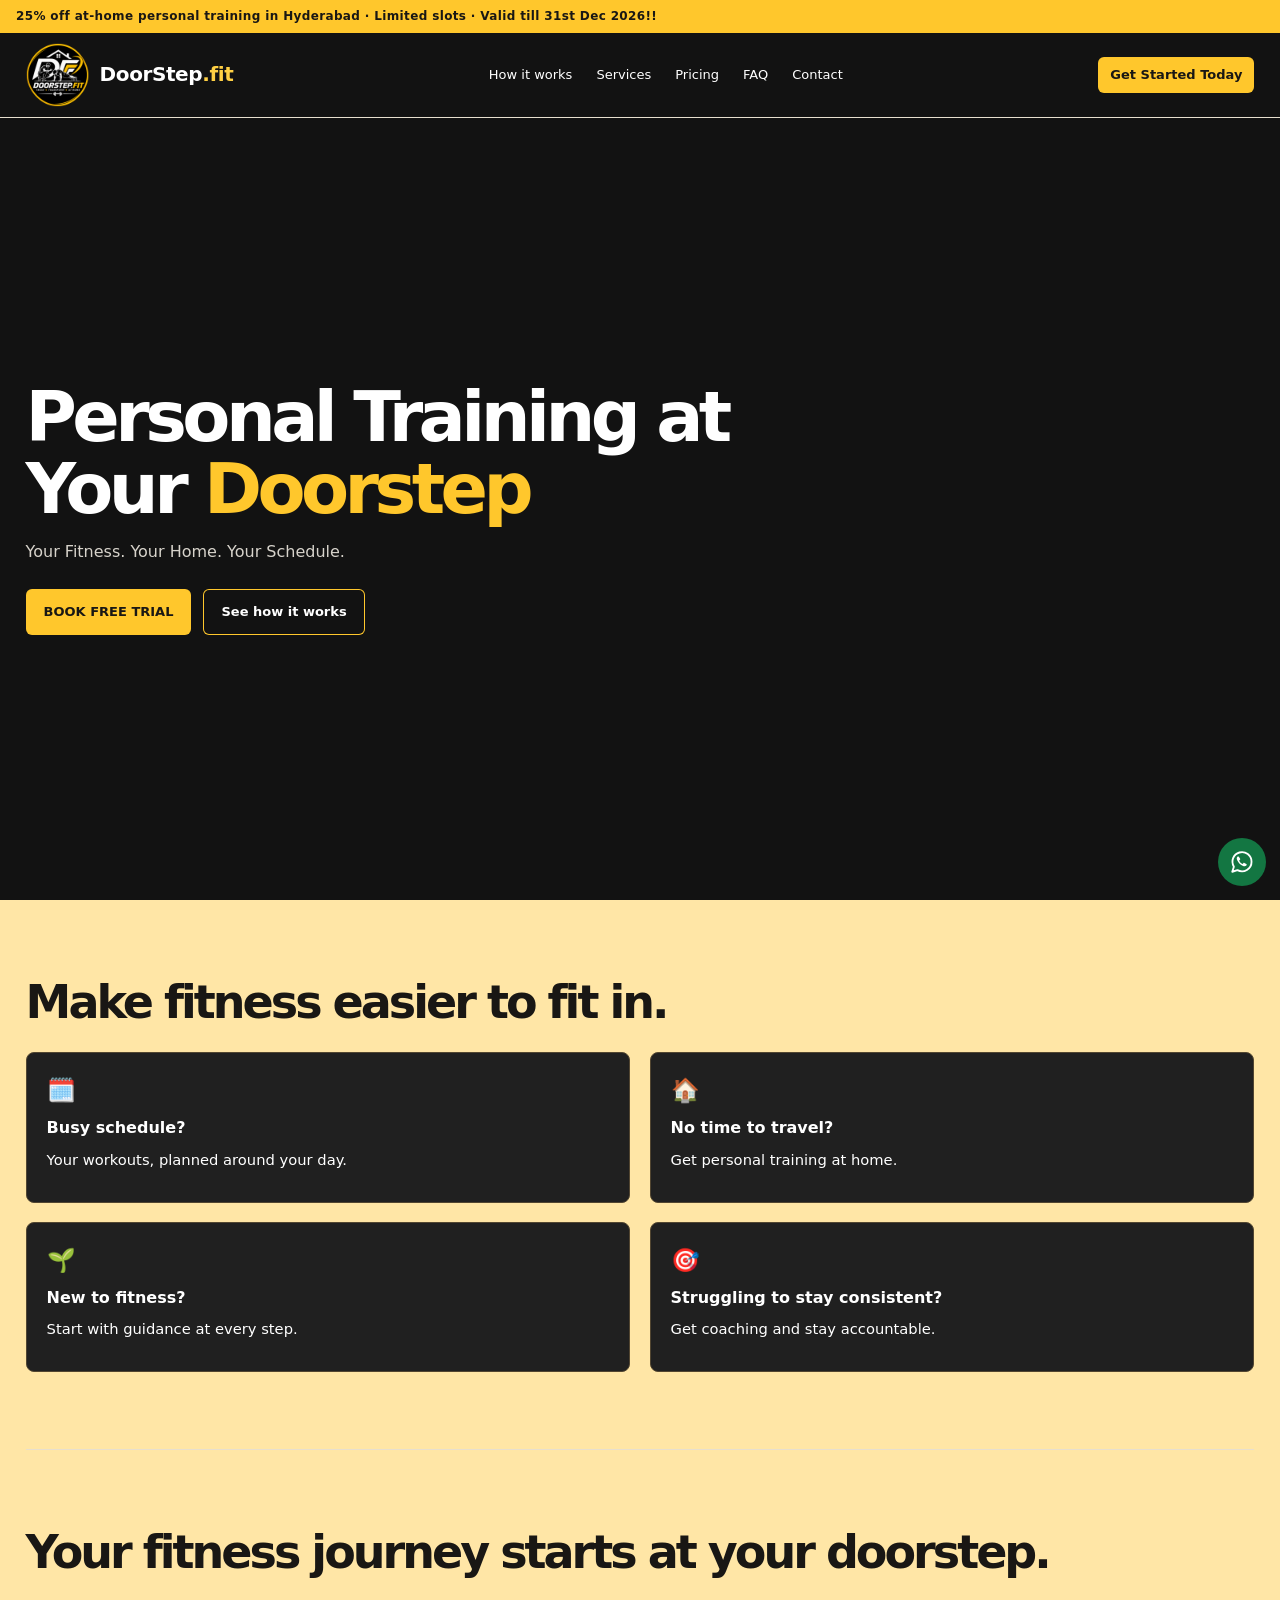
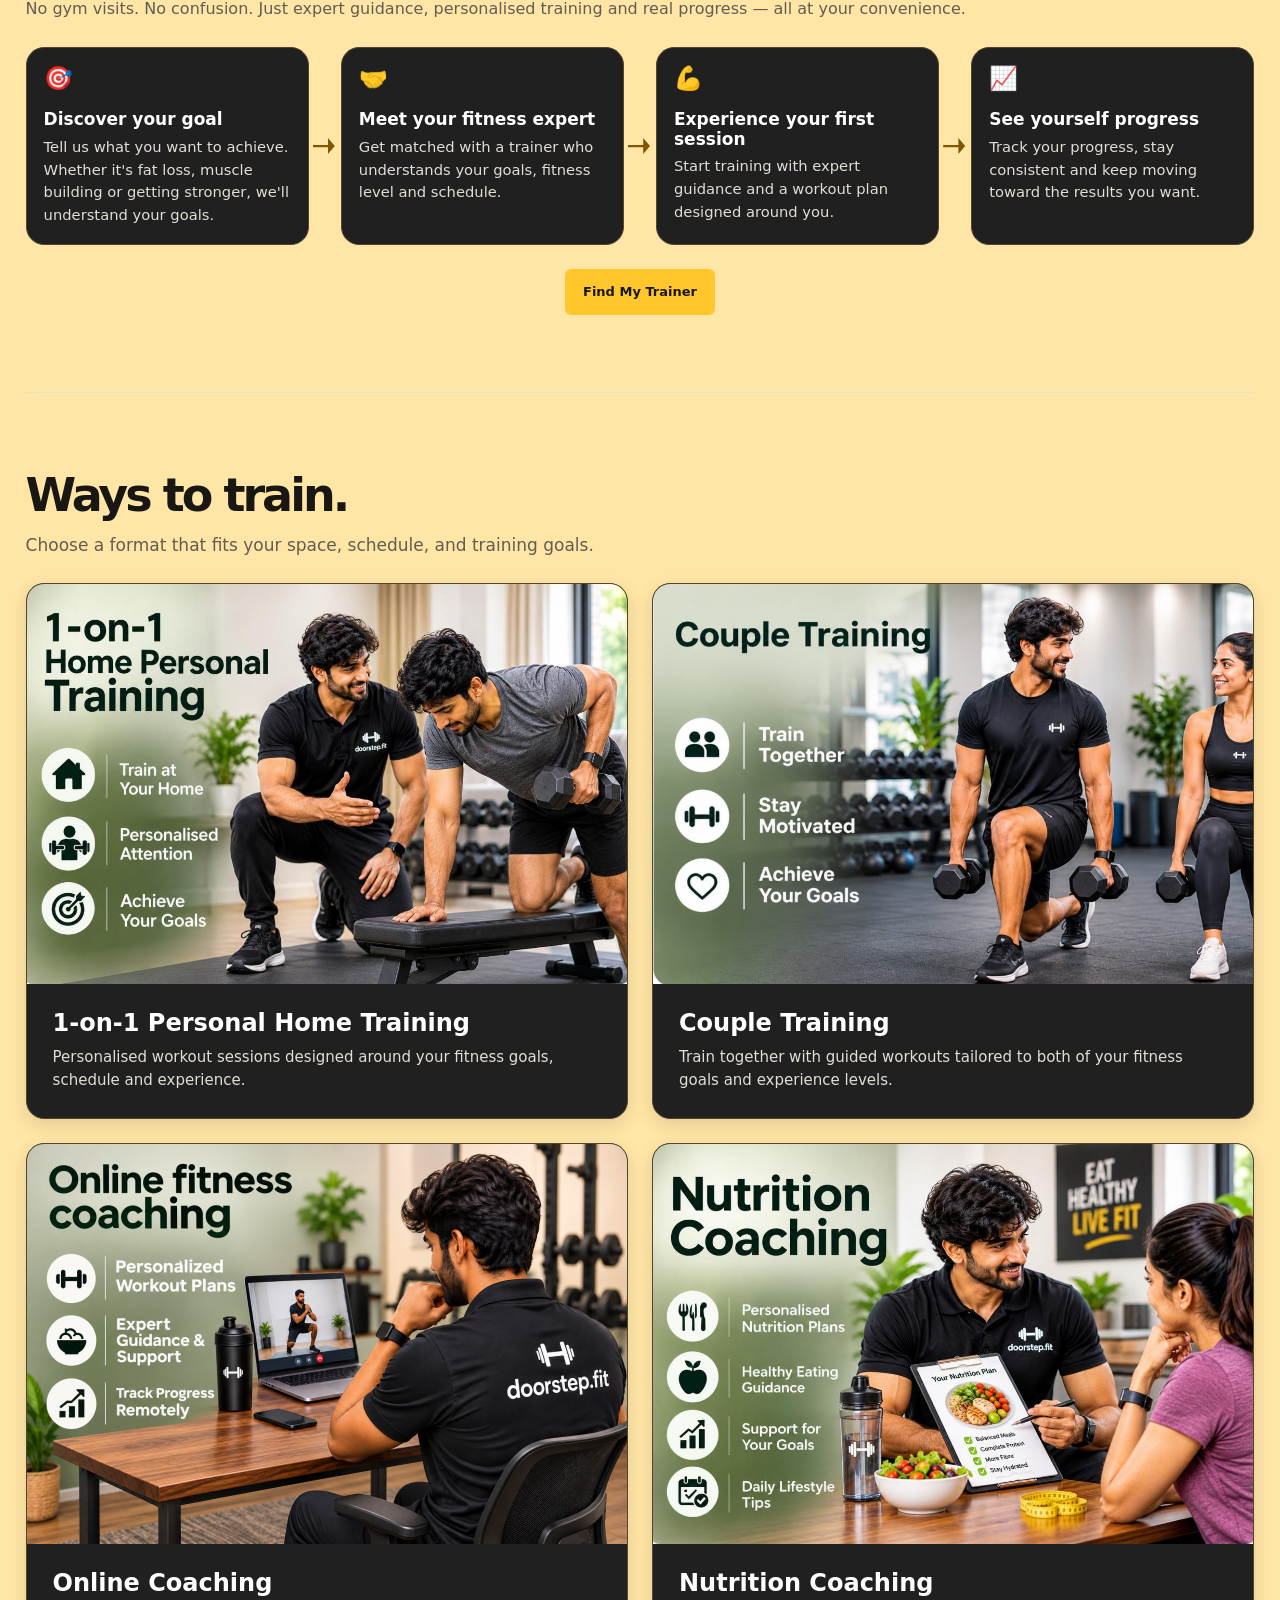
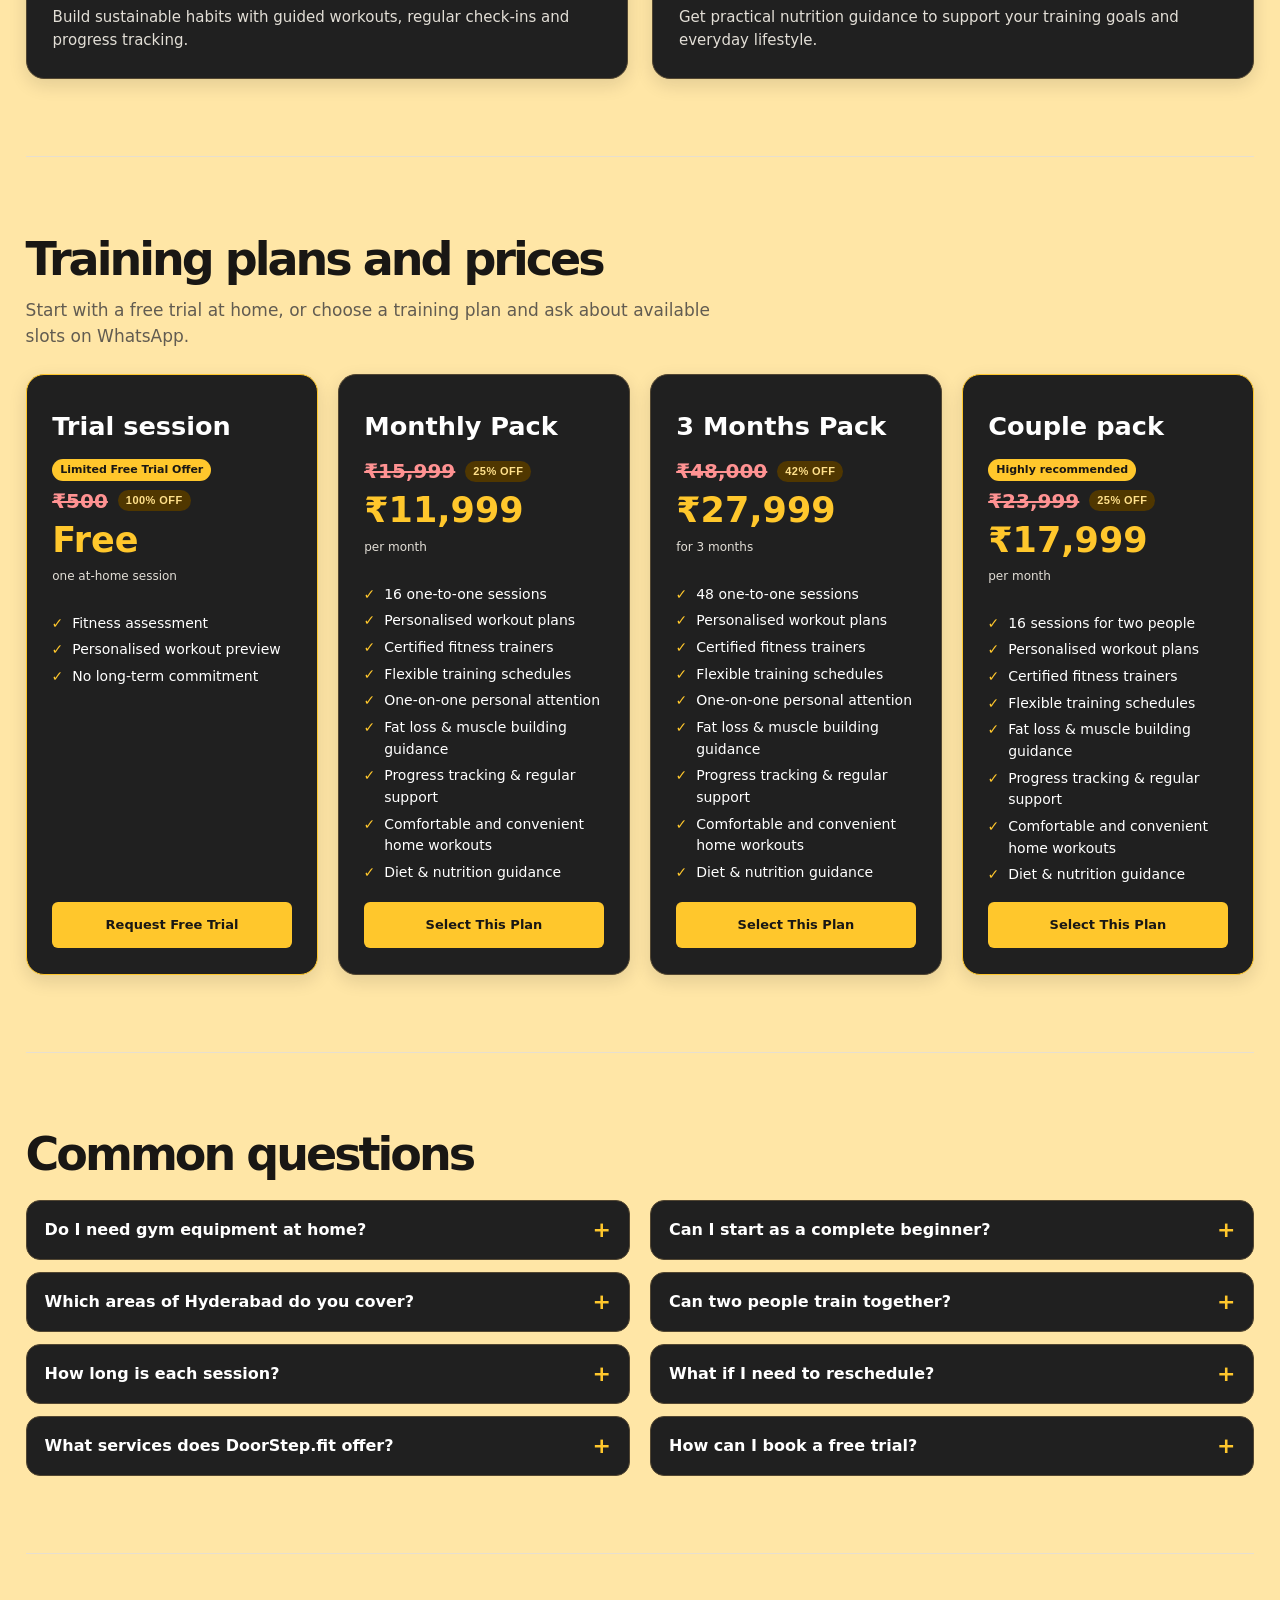
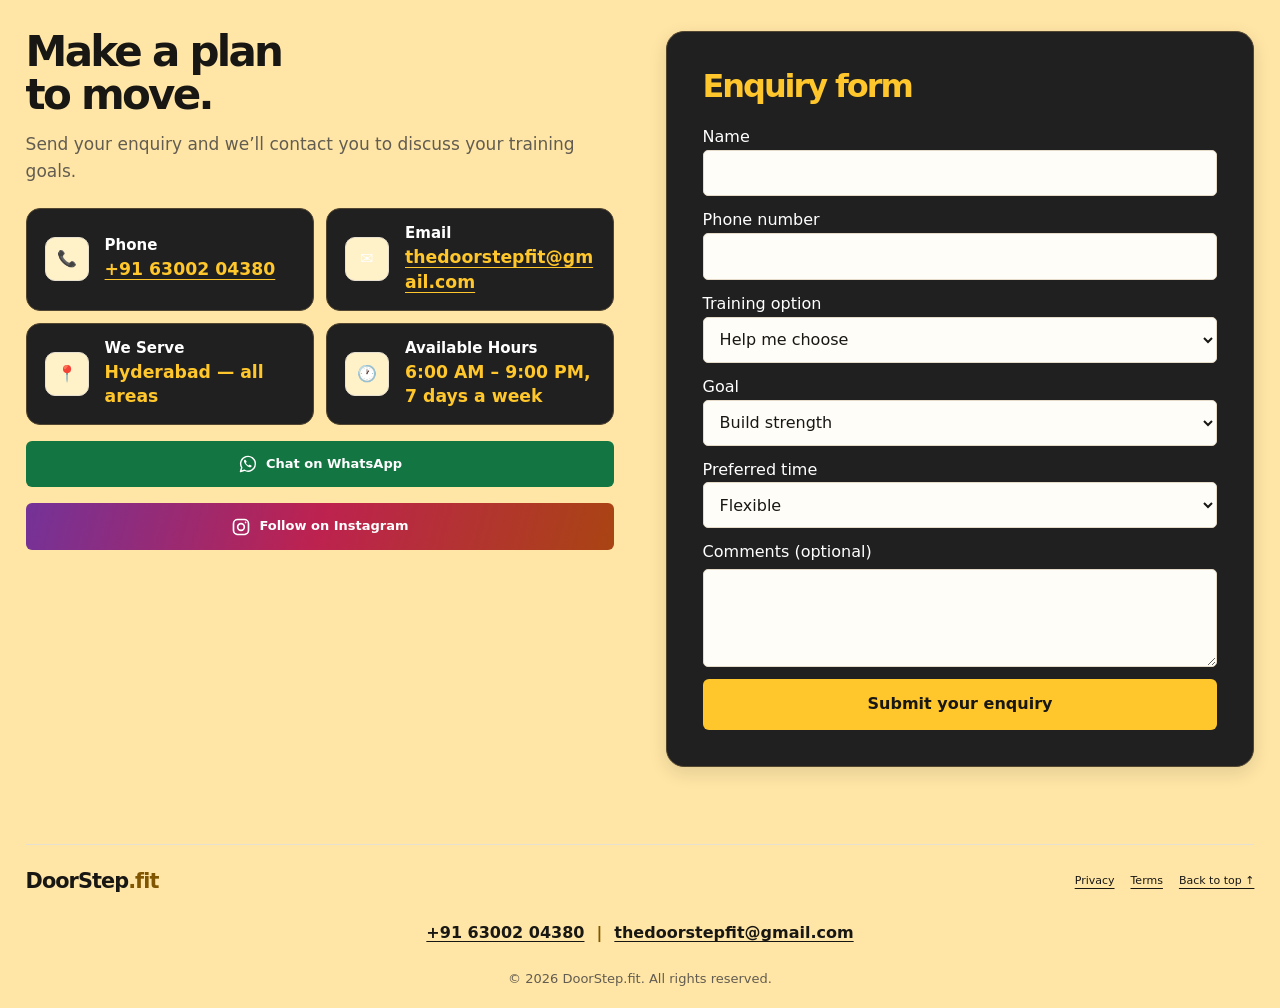
<file: index.html>
<!doctype html>
<html lang="en">
<head>
<meta charset="utf-8">
<meta name="viewport" content="width=device-width,initial-scale=1">
<meta name="description" content="Explore at-home personal training in Hyderabad, strength coaching, and live online workouts with TheDoorStep.fit.">
<title>Home Personal Training in Hyderabad | TheDoorStep.fit</title>
<link rel="stylesheet" href="style.css">
<script defer src="site.js?v=enquiry"></script>
<style>
:root{color-scheme:light;--bg:#ffe6a6;--panel:#fff;--line:#e7dfcf;--ink:#191714;--muted:#625c51;--accent:#805600}
.site-header{position:sticky;top:0;z-index:5;background:#121212;border-bottom:1px solid var(--line)}
.site-banner{padding:7px 16px;text-align:center;background:#ffc72c;color:#191714;font-size:.85rem;font-weight:750;letter-spacing:.03em}
.site-header .header{border:0}.button,.mark,.top-link{background:#ffc72c;color:#191714}.button:hover{background:#ffe08a;color:#191714}
.mobile-nav{display:none}
.contact-cards{display:grid;gap:12px;margin:24px 0 0}.contact-cards article{padding:15px 18px;border:1px solid var(--line);border-radius:10px;background:var(--panel)}.contact-cards h3{margin:0 0 5px}.contact-cards p{margin:0}.top-link{position:fixed;bottom:14px;right:14px;z-index:4;border-radius:100%;width:42px;height:42px;display:grid;place-items:center;text-decoration:none}.top-link:hover{color:#191714;background:#ffe08a}
@media(max-width:850px){.site-header .header{display:grid;grid-template-columns:auto minmax(0,1fr) auto;gap:9px;padding-block:12px}.site-header .header>nav{display:none}.site-header .brand{font-size:clamp(.85rem,3.4vw,1.3rem);text-align:center}.site-header .small{font-size:clamp(.75rem,3vw,.95rem);text-align:center}.mobile-nav{display:block}.mobile-nav summary{list-style:none;cursor:pointer;color:var(--accent);font-size:1.3rem;padding:5px}.mobile-nav summary::-webkit-details-marker{display:none}.mobile-nav nav{position:absolute;top:100%;left:0;right:0;display:grid!important;padding:14px 24px;background:#202020;border-bottom:1px solid var(--line)}}
section[id],#how{scroll-margin-top:110px}
.site-header .brand { display: flex; align-items: center; justify-content: center; min-width: 0; }
.site-header .header { padding-block: 10px; gap: clamp(12px, 2vw, 28px); }
.site-header .brand { gap: 10px; }
.site-header .brand img { display: block; width: 64px; height: auto; flex: none; }
.header-wordmark { font-size: 1.25rem; letter-spacing: -0.02em; }
.header-wordmark span { color: #ffd044; }
.site-header .header > .button { white-space: nowrap; }
@media (max-width: 850px) {
  .site-header .header { grid-template-columns: minmax(0, 1fr) auto 44px; gap: 6px; padding-block: 8px; }
  .site-header .brand { grid-column: 1; grid-row: 1; justify-content: flex-start; gap: 6px; }
  .site-header .brand img { width: 42px; }
  .site-header .header > .button { grid-column: 2; grid-row: 1; max-inline-size: 108px; }
  .site-header .mobile-nav { grid-column: 3; grid-row: 1; }
  .site-header .header > .button { justify-self: end; max-width: 100%; padding: 9px 8px; font-size: 12px; line-height: 1.2; white-space: normal; text-align: center; }
  .site-header .mobile-nav { justify-self: start; }
  .header-wordmark { display: inline; font-size: clamp(0.83rem, 3.5vw, 1.125rem); }
}
.hero-scene { min-height: calc(100vh - var(--site-header-height, 120px)); min-height: calc(100svh - var(--site-header-height, 120px)); display: grid; align-content: center; position: relative; isolation: isolate; overflow: hidden; background: #121212; }
.hero-background { position: absolute; inset: 0; width: 100%; height: 100%; object-fit: cover; z-index: -2; }
.hero-scene::before { content: ''; position: absolute; inset: 0; background: linear-gradient(90deg, rgba(18,18,18,.87), rgba(18,18,18,.52)); z-index: -1; }
.hero-scene .hero { grid-template-columns: minmax(0, 660px); }
.faq-list { max-width: 760px; }
.faq-list details { margin-top: 12px; padding: 14px 18px; background: var(--panel); border: 1px solid var(--line); border-radius: 8px; }
.faq-list summary { cursor: pointer; font-weight: 700; }
.faq-list p { margin: 8px 0 0; }
.plan-grid { grid-template-columns: repeat(auto-fit, minmax(min(100%, 220px), 1fr)); }
.plan-grid article { display: flex; flex-direction: column; }
.plan-price strong { color: var(--accent); font-size: 1.8rem; }
.plan-price span { display: block; }
.plan-grid ul { padding-inline-start: 1.25em; }
.plan-grid .button { margin-top: auto; text-align: center; }
.hero-quotes { display: grid; }
.hero-quotes span {
  grid-area: 1 / 1;
  visibility: hidden;
}
.hero-quotes span:first-child { visibility: visible; }
@media (prefers-reduced-motion: no-preference), (min-width: 851px) {
  .hero-quotes span {
    animation: hero-quote 10s linear var(--quote-delay) infinite;
  }
}
@keyframes hero-quote {
  0% { visibility: visible; opacity: 0; }
  2%, 18% { visibility: visible; opacity: 1; }
  20%, 100% { visibility: hidden; opacity: 0; }
}
.benefit-grid { grid-template-columns: repeat(2, minmax(0, 1fr)); }
#problem article,
#how-it-works .steps li,
.services-list article,
.plan-grid article,
.faq-list details,
.contact-cards article { background: #ffffff; color: var(--ink); }
#problem article p, #how-it-works .steps p { color: inherit; }
@media (max-width: 480px) {
  .benefit-grid { grid-template-columns: minmax(0, 1fr); }
}
.services-list {
  display: grid;
  gap: 16px;
}
.services-list article {
  padding: 20px;
  border: 1px solid var(--line);
  border-radius: 12px;
  background: var(--panel);
}
.services-list p { margin-bottom: 0; }
.training-options-action {
  display: flex;
  margin-top: 24px;
}
.whatsapp-link {
  display: block;
  margin-top: 16px;
  text-align: center;
  background: #137642;
}
.whatsapp-link:hover { background: #0e6236; }
.instagram-link {
  display: block;
  margin-top: 16px;
  text-align: center;
  background: linear-gradient(105deg, #743298, #bd224f, #a94413);
}
.instagram-link:hover { background: linear-gradient(105deg, #632785, #a91d45, #963b10); }
#contact .whatsapp-link, #contact .instagram-link {
  display: flex;
  align-items: center;
  justify-content: center;
  gap: 8px;
}
#contact .button svg { width: 20px; height: 20px; flex-shrink: 0; }
.contact-cards article {
  display: grid;
  grid-template-columns: auto minmax(0, 1fr);
  align-items: center;
  gap: 16px;
  padding: 18px;
  overflow-wrap: anywhere;
}
.contact-icon {
  display: grid;
  place-items: center;
  width: 44px;
  height: 44px;
  border: 1px solid var(--line);
  border-radius: 10px;
  background: #ffffff;
}
@media (min-width: 1000px) {
  .wrap { width: auto; max-width: none; margin-inline: clamp(20px, 2vw, 40px); }
  .hero-scene .hero { grid-template-columns: minmax(0, 58%); }
  .faq-list { max-width: none; }
  #how-it-works .steps { grid-template-columns: repeat(2, minmax(0, 1fr)); gap: 10px; }
  #how-it-works .steps li { min-height: 160px; padding: 17px; border-radius: 18px; }
  #how-it-works .steps li > span { display: block; }
  #how-it-works .steps h3 { margin: 17px 0 6px; }
  #how-it-works .steps p { margin: 0; color: var(--muted); }
  .services-list { grid-template-columns: repeat(2, minmax(0, 1fr)); }
  .plan-grid { grid-template-columns: repeat(auto-fit, minmax(200px, 1fr)); }
  .booking { grid-template-columns: repeat(2, minmax(0, 1fr)); }
}
.site-header, .hero-scene { --ink: #fff; --muted: #d7d3cb; --accent: #ffc72c; color: var(--ink); }

#problem article,
#how-it-works .steps li,
.services-list article,
.plan-grid article,
.faq-list details,
.contact-cards article,
.booking form {
  background: #202020;
  color: #fff;
  border-color: #524631;
  --ink: #fff;
  --muted: #e2ded6;
  --accent: #ffc72c;
}
.booking input, .booking select { color: #191714; }
input, select { background: #fffdf7; border-color: #e5dbc8; }
.contact-icon { background: #fff1c8; }
.site-banner { font-size: 12px; }
.site-header nav, .site-header .button, .button, .faq-list summary { font-size: 13px; }
.mobile-nav summary { font-size: 25px; }
.hero h1 { font-size: clamp(42px, 5.5vw, 70px); }
.hero p { font-size: 16px; }
main h2 { font-size: clamp(30px, 4vw, 46px); }
#problem h3 { font-size: 16px; }
.benefit-icon { font-size: 23px; }
.steps h3 { font-size: 17px; }
.steps li > span { font-size: 23px; }
.steps { list-style: none; }
.services-list h3 { font-size: 18px; }
#problem article p, .steps p, .services-list p, .plan-grid li, .faq-list p { font-size: 12px; }
#services > p { font-size: 17px; }
#pricing > p { font-size: 17px; }
.plan-grid h3 { font-size: clamp(1.375rem, 2vw, 1.625rem); font-weight: 800; line-height: 1.2; }
.booking label { font-size: 16px; }
.contact-cards h3 { font-size: 18px; }
.plan-grid .plan-price strong { font-size: 35px; }
.plan-grid .plan-price span { font-size: 12px; }
.booking input, .booking select, .booking textarea {
  font-size: 16px;
  min-height: 46px;
  padding: 10px 12px;
}
.booking form .button { font-size: 16px; min-height: 46px; }
.plan-grid li::marker { content: "✓  "; color: #ffc72c; }
.faq-list summary::marker { content: "+  "; }
.faq-list details[open] summary::marker { content: "−  "; }
#contact h2 { font-size: 42px; }
#contact h2 + p { font-size: 17px; }
.contact-cards p { font-size: 16px; overflow-wrap: anywhere; }
.footer div a { font-size: 11px; }
@media (max-width: 560px) {
  .hero h1 { font-size: 46px; }
  .hero p, #problem h3, .steps h3 { font-size: 14px; }
  main h2 { font-size: 34px; }
  #contact h2 { font-size: 35px; }
  #problem article p, .steps p { font-size: 11px; }
}
@media (max-width: 560px) {
  #problem .benefit-grid,
  #how-it-works .steps {
    grid-template-columns: repeat(2, minmax(0, 1fr));
    gap: 10px;
  }
  #problem article,
  #how-it-works .steps li {
    min-height: 160px;
    padding: clamp(12px, 4vw, 17px);
    border-radius: 18px;
  }
  #problem .benefit-icon,
  #how-it-works .steps li > span { display: block; }
  #problem h3,
  #how-it-works .steps h3 { margin: 17px 0 6px; }
  #problem article p,
  #how-it-works .steps p { margin: 0; color: var(--muted); }
}
.service-photo { display: block; width: 100%; height: auto; border-radius: 8px; margin-bottom: 12px; }
.site-banner { overflow: hidden; container-type: inline-size; }
@keyframes banner-scroll {
  from { transform: translateX(calc((100cqw - 100%) / 2)); }
  to { transform: translateX(-100%); }
}
@media (prefers-reduced-motion: no-preference), (min-width: 851px) {
  .site-banner span {
    display: block;
    width: max-content;
    animation: banner-scroll 12s linear infinite;
  }
}
.plan-grid .plan-price del { color: #ff9292; font-size: 1.25rem; font-weight: 700; line-height: 1.2; white-space: nowrap; }
.plan-grid .plan-price strong { color: #ffc72c; }
.discount-badge { display: inline-block; padding: 3px 8px; border-radius: 999px; background: #ffc72c; color: #191714; font-size: 11px; font-weight: 750; vertical-align: middle;  letter-spacing: normal; line-height: 1.4; white-space: nowrap; }
.plan-grid article:has(.plan-recommendation) { border-color: #ffc72c; }
.plan-recommendation { align-self: flex-start; }
@keyframes pricing-badge-pulse {
  50% { background-color: #705000; color: #fff; box-shadow: 0 0 0 2px #ffc72c; }
}
@media (prefers-reduced-motion: no-preference), (min-width: 851px) {
  .discount-badge { animation: pricing-badge-pulse 2s ease-in-out infinite; }
}
.plan-grid .plan-price .plan-price-offer { display: flex; flex-wrap: wrap; align-items: center; gap: 6px 10px; }
.plan-price .discount-badge { background-color: #503700; color: #ffe08a; text-transform: uppercase; flex: none; font-family: Arial, sans-serif; letter-spacing: 0.04em; font-kerning: none; }
.site-header .header > .button { min-width: 0; }
@media (max-width: 850px) {
  .site-header .header > .button { overflow-wrap: anywhere; }
  .site-header .mobile-nav summary { display: grid; place-items: center; width: 44px; height: 44px; padding: 0; }
}
#services .services-list { gap: clamp(14px, 2vw, 24px); }
#services .services-list article {
  padding: 0;
  overflow: hidden;
  border-radius: 18px;
}
#services .service-photo {
  aspect-ratio: 3 / 2;
  object-fit: contain;
  background: #121212;
  border-radius: 0;
  margin: 0;
}
#services .service-copy { padding: clamp(16px, 2.5vw, 26px); }
#services h3 { margin: 0 0 8px; font-size: clamp(19px, 2vw, 24px); }
#services .service-copy p { margin: 0; font-size: 15px; line-height: 1.55; }
#faq .faq-list { max-width: 900px; }
#faq .faq-list details { padding: 0; border-radius: 14px; }
#faq .faq-list summary {
  display: grid;
  grid-template-columns: minmax(0, 1fr) auto;
  align-items: center;
  gap: 12px;
  min-height: 54px;
  padding: 12px 18px;
  font-size: 16px;
  list-style: none;
}
#faq summary::-webkit-details-marker { display: none; }
#faq summary::marker { content: ""; }
#faq summary::after { content: "+" / ""; color: #ffc72c; font-size: 22px; }
#faq details[open] summary::after { content: "−" / ""; }
#faq .faq-list details[open] { border-color: #ffc72c; }
#faq .faq-list p { margin: 0; padding: 0 18px 16px; font-size: 15px; line-height: 1.6; }
#services .service-photo-couple { object-fit: cover; object-position: left center; }
#services .service-media { overflow: hidden; aspect-ratio: 3 / 2; background: #121212; }
#services .service-media .service-photo { height: 100%; object-fit: cover; }
#services .service-photo:is([src="personal-home-training-tile.svg"], [src="nutrition-coaching-tile.svg"]) {
  transform: scale(1.04);
}
#services .service-photo-couple { transform: scale(1.035); transform-origin: 20% center; }
/* Page layout and visual hierarchy */
main > .wrap.section {
  padding-block: clamp(42px, 6vw, 84px);
}
main > .wrap.section > h2 {
  margin: 0 0 20px;
  line-height: 1.1;
}
#services > p, #pricing > p { margin: -8px 0 24px; max-width: 65ch; }
.hero-scene .actions { gap: 12px; }
.hero-scene .actions .button:nth-child(2) {
  background: transparent;
  color: #fff;
  box-shadow: inset 0 0 0 1px #ffc72c;
}
.hero-scene .actions .button:nth-child(2):hover { background: #ffc72c; color: #191714; }
#problem .benefit-grid, #how-it-works .steps { gap: clamp(10px, 1.5vw, 20px); }
#problem article p, #how-it-works .steps p { font-size: clamp(13px, 1.15vw, 16px); }
#services .services-list article, #pricing .plan-grid article, #contact form {
  box-shadow: 0 6px 18px rgba(18, 18, 18, .12);
}
#pricing .plan-grid { gap: clamp(12px, 1.5vw, 20px); }
#pricing .plan-grid article { border-radius: 18px; padding: clamp(16px, 2vw, 26px); }
#pricing .plan-grid li { font-size: 14px; }
#pricing .plan-grid li + li { margin-top: 5px; }
#faq .faq-list { max-width: 900px; }
#contact { align-items: start; gap: clamp(24px, 4vw, 56px); }
#contact form { border-radius: 18px; }
#contact form .button { width: 100%; }
@media (min-width: 1000px) {
  #faq .faq-list {
    display: grid;
    grid-template-columns: repeat(2, minmax(0, 1fr));
    align-items: start;
    gap: 12px 20px;
    max-width: none;
  }
  #faq .faq-list details { margin-top: 0; }
}
@media (max-width: 480px) {
  .hero-scene .actions { display: grid; grid-template-columns: minmax(0, 1fr); }
  .hero-scene .actions .button { text-align: center; }
}
#contact > div > h2 { margin-top: 0; }
#contact #enquiry-title { margin: 0 0 20px; font-size: clamp(24px, 2.5vw, 32px); line-height: 1.15; color: #ffc72c; }
#contact .contact-cards article { padding: 16px 18px; border-radius: 14px; }
#contact .contact-cards h3 { margin: 0 0 3px; font-size: 15px; color: #fff; }
#contact .contact-cards p { color: #ffc72c; font-size: clamp(16px, 1.35vw, 20px); font-weight: 600; line-height: 1.4; }
#contact .contact-cards a { text-underline-offset: 4px; }
#contact .whatsapp-link, #contact .instagram-link { color: #fff; }
@media (min-width: 1000px) {
  #contact { grid-template-columns: minmax(0, 1fr) minmax(0, 1fr); }
  #contact .contact-cards { grid-template-columns: repeat(2, minmax(0, 1fr)); }
  #contact .contact-cards article { min-height: 100px; }
}
.floating-whatsapp { width: 48px; height: 48px; background: #137642; color: #fff; }
.floating-whatsapp:hover { background: #0e6236; color: #fff; }
.floating-whatsapp svg { width: 26px; height: 26px; }
/* Training process connectors */
#how-it-works .steps { grid-template-columns: minmax(0, 1fr); gap: 22px; }
#how-it-works .steps li { position: relative; min-height: 0; }
#how-it-works .steps li:not(:last-child)::after {
  content: "";
  position: absolute;
  top: 100%;
  left: 28px;
  width: 2px;
  height: 23px;
  background: #805600;
}
#how-it-works .training-options-action .button { width: 100%; text-align: center; }
@media (min-width: 1000px) {
  #how-it-works .steps { grid-template-columns: repeat(4, minmax(0, 1fr)); gap: 32px; }
  #how-it-works .steps li:not(:last-child)::after {
    top: calc(50% - 8px);
    left: calc(100% + 5px);
    width: 22px;
    height: 16px;
    clip-path: polygon(0 43%, 69% 43%, 69% 0, 100% 50%, 69% 100%, 69% 57%, 0 57%);
  }
  #how-it-works .training-options-action { justify-content: center; }
  #how-it-works .training-options-action .button { width: auto; }
}
@media (max-width: 999px) {
  #how-it-works .steps { gap: 34px; }
  #how-it-works .steps li:not(:last-child)::after {
    top: calc(100% + 7px);
    left: calc(50% - 8px);
    width: 16px;
    height: 18px;
    clip-path: polygon(40% 0, 60% 0, 60% 52%, 100% 52%, 50% 100%, 0 52%, 40% 52%);
  }
}
.footer:has(.footer-copyright) { flex-wrap: wrap; }
.footer-copyright { flex: 0 0 100%; margin: 0; text-align: center; font-size: 13px; }
@media (max-width: 600px) {
  .footer:has(.footer-copyright) { padding-bottom: 70px; }
}
.footer-contact { flex: 0 0 100%; display: flex; flex-wrap: wrap; align-items: center; justify-content: center; gap: 8px 12px; margin: 0; text-align: center; font-size: 16px; font-weight: 700; line-height: 1.5; }
.footer-contact a { color: #191714; text-decoration: underline; text-underline-offset: 3px; overflow-wrap: anywhere; }
.footer-contact-divider { color: #805600; }
@media (max-width: 480px) {
  .footer-contact { flex-direction: row; flex-wrap: nowrap; gap: 6px; font-size: clamp(11px, 3.3vw, 14px); }
  .footer-contact a { min-width: 0; }
  .footer-contact a:first-child { white-space: nowrap; }
}
.booking textarea { display: block; width: 100%; margin-top: 4px; border: 1px solid #e5dbc8; border-radius: 5px; background: #fffdf7; color: #191714; font-family: inherit; resize: vertical; }
</style>
</head>
<body id="top">
<a class="skip" href="#main">Skip to content</a>
<div class="site-header"><div class="site-banner"><span>25% off at-home personal training in Hyderabad · Limited slots · Valid till 31st Dec 2026!!</span></div><header class="wrap header"><details class="mobile-nav"><summary aria-label="Open navigation">☰</summary><nav aria-label="Mobile navigation"><a href="#how-it-works">How it works</a><a href="#services">Services</a><a href="#pricing">Pricing</a><a href="#faq">FAQ</a><a href="#contact">Contact</a></nav></details>
<a class="brand" href="#top" aria-label="DoorStep.fit"><img src="doorstep-gold-logo.svg" alt="" width="64" height="64"><span class="header-wordmark">DoorStep<span>.fit</span></span></a>
<nav aria-label="Main navigation">
<a href="#how-it-works">How it works</a><a href="#services">Services</a><a href="#pricing">Pricing</a><a href="#faq">FAQ</a><a href="#contact">Contact</a>
</nav>
<a class="button small" href="#contact">Get Started Today</a>
</header>
</div>
<main id="main">
<script>
  const landingHeader = document.querySelector('.site-header');
  const updateLandingHeight = () => {
    document.documentElement.style.setProperty('--site-header-height', landingHeader.getBoundingClientRect().height + 'px');
  };
  updateLandingHeight();
  if ('ResizeObserver' in window) new ResizeObserver(updateLandingHeight).observe(landingHeader);
</script>
<div class="hero-scene">
<video class="hero-background" src="hero-background.mp4" autoplay muted loop playsinline aria-hidden="true"></video>
<section class="wrap hero">
<div>
<h1>Personal Training at Your <em>Doorstep</em></h1>
<p class="intro hero-quotes">
  <span style="--quote-delay: 0s">Your Fitness. Your Home. Your Schedule.</span>
  <span style="--quote-delay: 2s">Personal Training. Right At Home.</span>
  <span style="--quote-delay: 4s">Build Strength Without Gym Travel.</span>
  <span style="--quote-delay: 6s">It's Never Too Late To Start.</span>
  <span style="--quote-delay: 8s">A Healthier You Starts At Home.</span>
</p>
<div class="actions"><a class="button" href="#contact" data-plan="Trial session"><strong>BOOK FREE TRIAL</strong></a><a class="button" href="#how-it-works">See how it works</a></div>
</div>
</section>
</div>
<section class="wrap section" id="problem">
<h2>Make fitness easier to fit in.</h2>
<div class="grid benefit-grid">
<article><span class="benefit-icon" aria-hidden="true">🗓️</span><h3>Busy schedule?</h3><p>Your workouts, planned around your day.</p></article>
<article><span class="benefit-icon" aria-hidden="true">🏠</span><h3>No time to travel?</h3><p>Get personal training at home.</p></article>
<article><span class="benefit-icon" aria-hidden="true">🌱</span><h3>New to fitness?</h3><p>Start with guidance at every step.</p></article>
<article><span class="benefit-icon" aria-hidden="true">🎯</span><h3>Struggling to stay consistent?</h3><p>Get coaching and stay accountable.</p></article>
</div>
</section>
<section class="wrap section" id="how-it-works">
<div id="how"></div>
<h2>Your fitness journey starts at your doorstep.</h2>
<p>No gym visits. No confusion. Just expert guidance, personalised training and real progress — all at your convenience.</p>
<ol class="grid benefit-grid steps">
<li><span aria-hidden="true">🎯</span><h3>Discover your goal</h3><p>Tell us what you want to achieve. Whether it's fat loss, muscle building or getting stronger, we'll understand your goals.</p></li>
<li><span aria-hidden="true">🤝</span><h3>Meet your fitness expert</h3><p>Get matched with a trainer who understands your goals, fitness level and schedule.</p></li>
<li><span aria-hidden="true">💪</span><h3>Experience your first session</h3><p>Start training with expert guidance and a workout plan designed around you.</p></li>
<li><span aria-hidden="true">📈</span><h3>See yourself progress</h3><p>Track your progress, stay consistent and keep moving toward the results you want.</p></li>
</ol>
<div class="training-options-action"><a class="button" href="#consultation">Find My Trainer</a></div>
</section>
<section class="wrap section" id="services">
<h2>Ways to train.</h2><p>Choose a format that fits your space, schedule, and training goals.</p>
<div class="services-list">
<article>
  <div class="service-media"><img class="service-photo" src="personal-home-training-tile.svg" alt="A personal trainer guiding a client through a dumbbell row at home" width="1200" height="800" loading="lazy"></div>
  <div class="service-copy">
  <h3>1-on-1 Personal Home Training</h3>
  <p>Personalised workout sessions designed around your fitness goals, schedule and experience.</p>
  </div>
</article>
<article>
  <div class="service-media"><img class="service-photo service-photo-couple" src="couple-training-wide.svg" alt="Two people doing dumbbell lunges together" width="1200" height="675" loading="lazy"></div>
  <div class="service-copy">
  <h3>Couple Training</h3>
  <p>Train together with guided workouts tailored to both of your fitness goals and experience levels.</p>
  </div>
</article>
<article>
  <div class="service-media"><img class="service-photo" src="online-fitness-coaching.svg" alt="A coach watching a client exercise over a video call" width="1200" height="800" loading="lazy"></div>
  <div class="service-copy">
  <h3>Online Coaching</h3>
  <p>Build sustainable habits with guided workouts, regular check-ins and progress tracking.</p>
  </div>
</article>
<article>
  <div class="service-media"><img class="service-photo" src="nutrition-coaching-tile.svg" alt="A coach discussing a nutrition plan with a client" width="1200" height="800" loading="lazy"></div>
  <div class="service-copy">
  <h3>Nutrition Coaching</h3>
  <p>Get practical nutrition guidance to support your training goals and everyday lifestyle.</p>
  </div>
</article>
</div>
</section>
<section class="wrap section" id="pricing">
<h2>Training plans and prices</h2>
<p>Start with a free trial at home, or choose a training plan and ask about available slots on WhatsApp.</p>
<div class="grid plan-grid">
<article>
<h3>Trial session</h3>
<p class="discount-badge plan-recommendation">Limited Free Trial Offer</p>
<p class="plan-price"><span class="plan-price-offer"><del>₹500</del> <small class="discount-badge">100% off</small></span><strong>Free</strong> <span>one at-home session</span></p>
<ul><li>Fitness assessment</li><li>Personalised workout preview</li><li>No long-term commitment</li></ul>

<a class="button" href="#contact" data-plan="Trial session">Request Free Trial</a>
</article>
<article>
<h3>Monthly Pack</h3>
<p class="plan-price"><span class="plan-price-offer"><del>₹15,999</del> <small class="discount-badge">25% off</small></span><strong>₹11,999</strong> <span>per month</span></p>
<ul>
  <li>16 one-to-one sessions</li>
  <li>Personalised workout plans</li>
  <li>Certified fitness trainers</li>
  <li>Flexible training schedules</li>
  <li>One-on-one personal attention</li>
  <li>Fat loss &amp; muscle building guidance</li>
  <li>Progress tracking &amp; regular support</li>
  <li>Comfortable and convenient home workouts</li>
  <li>Diet &amp; nutrition guidance</li>
</ul>

<a class="button" href="#contact" data-plan="Monthly Pack">Select This Plan</a>
</article>
<article>
<h3>3 Months Pack</h3>
<p class="plan-price"><span class="plan-price-offer"><del>₹48,000</del> <small class="discount-badge">42% off</small></span><strong>₹27,999</strong> <span>for 3 months</span></p>
<ul>
  <li>48 one-to-one sessions</li>
  <li>Personalised workout plans</li>
  <li>Certified fitness trainers</li>
  <li>Flexible training schedules</li>
  <li>One-on-one personal attention</li>
  <li>Fat loss &amp; muscle building guidance</li>
  <li>Progress tracking &amp; regular support</li>
  <li>Comfortable and convenient home workouts</li>
  <li>Diet &amp; nutrition guidance</li>
</ul>

<a class="button" href="#contact" data-plan="3 Months Pack">Select This Plan</a>
</article>
<article>
<h3>Couple pack</h3><p class="discount-badge plan-recommendation">Highly recommended</p>
<p class="plan-price"><span class="plan-price-offer"><del>₹23,999</del> <small class="discount-badge">25% off</small></span><strong>₹17,999</strong> <span>per month</span></p>
<ul>
  <li>16 sessions for two people</li>
  <li>Personalised workout plans</li>
  <li>Certified fitness trainers</li>
  <li>Flexible training schedules</li>
  <li>Fat loss &amp; muscle building guidance</li>
  <li>Progress tracking &amp; regular support</li>
  <li>Comfortable and convenient home workouts</li>
  <li>Diet &amp; nutrition guidance</li>
</ul>

<a class="button" href="#contact" data-plan="Couple pack">Select This Plan</a>
</article>
</div>
</section>
<section class="wrap section" id="faq" aria-labelledby="faq-title">
<h2 id="faq-title">Common questions</h2>
<div class="faq-list">
<details><summary>Do I need gym equipment at home?</summary><p>Not necessarily! Our trainers can help you get started with bodyweight exercises and available equipment. We’ll recommend suitable workout options based on your space and fitness goals.</p></details>
<details><summary>Can I start as a complete beginner?</summary><p>Absolutely! Our personal training is suitable for all fitness levels, including complete beginners. Your trainer will guide you step by step with a personalised workout plan.</p></details>
<details><summary>Which areas of Hyderabad do you cover?</summary><p>We provide at-home personal training services across selected areas of Hyderabad. Share your neighbourhood or PIN code through WhatsApp to check trainer availability.</p></details>
<details><summary>Can two people train together?</summary><p>Yes! You can choose our Couple Training package and enjoy personalised workout sessions together with your partner.</p></details>
<details><summary>How long is each session?</summary><p>Each personal training session lasts 60 minutes, giving you dedicated time for warm-up, workout and cool-down.</p></details>
<details><summary>What if I need to reschedule?</summary><p>No problem! You can request a session reschedule by informing us in advance. Rescheduling is subject to trainer availability and our booking policy.</p></details>
<details><summary>What services does DoorStep.fit offer?</summary><p>We offer 1-on-1 Home Personal Training, Online Fitness Coaching, Couple Training and Nutrition Coaching to help you achieve your fitness goals.</p></details>
<details><summary>How can I book a free trial?</summary><p>Simply click on the Book Your Free Trial button, submit your details and our team will contact you to discuss your fitness goals and schedule.</p></details>
</div>
</section>
<section class="wrap section booking" id="contact">
<div><h2>Make a plan<br>to move.</h2><p>Send your enquiry and we’ll contact you to discuss your training goals.</p><div class="contact-cards">
  <article>
    <span class="contact-icon" aria-hidden="true">📞</span>
    <div><h3>Phone</h3><p><a href="tel:+916300204380">+91 63002 04380</a></p></div>
  </article>
  <article>
    <span class="contact-icon" aria-hidden="true">✉️</span>
    <div><h3>Email</h3><p><a href="mailto:thedoorstepfit@gmail.com">thedoorstepfit@gmail.com</a></p></div>
  </article>
  <article>
    <span class="contact-icon" aria-hidden="true">📍</span>
    <div><h3>We Serve</h3><p>Hyderabad — all areas</p></div>
  </article>
  <article>
    <span class="contact-icon" aria-hidden="true">🕐</span>
    <div><h3>Available Hours</h3><p>6:00 AM – 9:00 PM, 7 days a week</p></div>
  </article>
</div>
<a class="button whatsapp-link" href="https://wa.me/916300204380?text=Hi%20Doorstep.Fit!%0A%0AI%E2%80%99m%20interested%20in%20your%20personal%20training%20services."><svg viewBox="0 0 24 24" fill="none" stroke="currentColor" stroke-width="1.7" stroke-linejoin="round" aria-hidden="true"><path d="M20.8 11.7a8.8 8.8 0 0 1-13 7.8L3 21l1.5-4.7a8.8 8.8 0 1 1 16.3-4.6Z"/><path fill="currentColor" stroke="none" d="M9.1 7.2c-.4-.5-1.2-.4-1.5.1-.6.8-.6 1.8 0 3 1 2.3 3 4.3 5.4 5.3 1.1.5 2.3.4 3-.4.4-.4.5-1.1 0-1.4l-1.8-.9c-.4-.2-.7-.1-1 .2l-.5.7c-1.5-.6-2.7-1.8-3.3-3.3l.7-.6c.3-.2.4-.5.2-.9Z"/></svg> Chat on WhatsApp</a>
<a class="button instagram-link" href="https://www.instagram.com/doorstep.fit?srtk=c2N1NTZ2dGFwaGpj&amp;utm_source=qr"><svg viewBox="0 0 24 24" fill="none" stroke="currentColor" stroke-width="2" aria-hidden="true"><rect x="3" y="3" width="18" height="18" rx="5"/><circle cx="12" cy="12" r="4"/><circle cx="17.5" cy="6.5" r="1" fill="currentColor" stroke="none"/></svg> Follow on Instagram</a>
</div>
<form id="consultation" method="post" action="https://script.google.com/macros/s/AKfycbypVVfU8YC2Dcxpy-Q3HYAGiBtOgI5YYtDMTyQ5V7ME6ATHRuhZl0I-PB5LJQ5r_YEorg/exec" aria-labelledby="enquiry-title">
<h2 id="enquiry-title">Enquiry form</h2>
<label>Name<input name="name" autocomplete="name" required></label>
<label>Phone number<input type="tel" name="phone" autocomplete="tel" maxlength="25" required></label>
<label>Training option<select id="plan" name="plan"><option>Help me choose</option><option>Trial session</option><option>Monthly Pack</option><option>3 Months Pack</option><option>Couple pack</option></select></label>
<label>Goal<select name="goal"><option>Build strength</option><option>Improve general fitness</option><option>Weight management</option><option>Build a regular routine</option><option>Improve mobility and flexibility</option><option>Post-injury recovery</option></select></label>
<label>Preferred time<select name="time"><option>Flexible</option><option>Early morning</option><option>Morning</option><option>Afternoon</option><option>Evening</option></select></label>
<label for="enquiry-comments">Comments (optional)<textarea id="enquiry-comments" name="comments" rows="4" maxlength="1000"></textarea></label>
<button class="button" type="submit">Submit your enquiry</button>
</form>
</section>
</main>
<footer class="wrap footer"><a class="brand" href="#top">DoorStep<span class="accent">.fit</span></a><div><a href="privacy/">Privacy</a><a href="terms/">Terms</a><a href="#top">Back to top ↑</a></div><p class="footer-contact"><a href="tel:+916300204380">+91 63002 04380</a><span class="footer-contact-divider" aria-hidden="true">|</span><a href="mailto:thedoorstepfit@gmail.com">thedoorstepfit@gmail.com</a></p><p class="footer-copyright">© 2026 DoorStep.fit. All rights reserved.</p></footer>
<a href="https://wa.me/916300204380?text=Hi%20Doorstep.Fit!%0A%0AI%E2%80%99m%20interested%20in%20your%20personal%20training%20services." class="top-link floating-whatsapp" aria-label="Chat with DoorStep.fit on WhatsApp"><svg viewBox="0 0 24 24" fill="none" stroke="currentColor" stroke-width="1.7" stroke-linejoin="round" aria-hidden="true"><path d="M20.8 11.7a8.8 8.8 0 0 1-13 7.8L3 21l1.5-4.7a8.8 8.8 0 1 1 16.3-4.6Z"/><path fill="currentColor" stroke="none" d="M9.1 7.2c-.4-.5-1.2-.4-1.5.1-.6.8-.6 1.8 0 3 1 2.3 3 4.3 5.4 5.3 1.1.5 2.3.4 3-.4.4-.4.5-1.1 0-1.4l-1.8-.9c-.4-.2-.7-.1-1 .2l-.5.7c-1.5-.6-2.7-1.8-3.3-3.3l.7-.6c.3-.2.4-.5.2-.9Z"/></svg></a>
<script>
const mobileMenu = document.querySelector('.mobile-nav');
mobileMenu.querySelectorAll('a').forEach((link) => {
  link.addEventListener('click', () => { mobileMenu.open = false; });
});
</script>
</body>
</html>
</file>
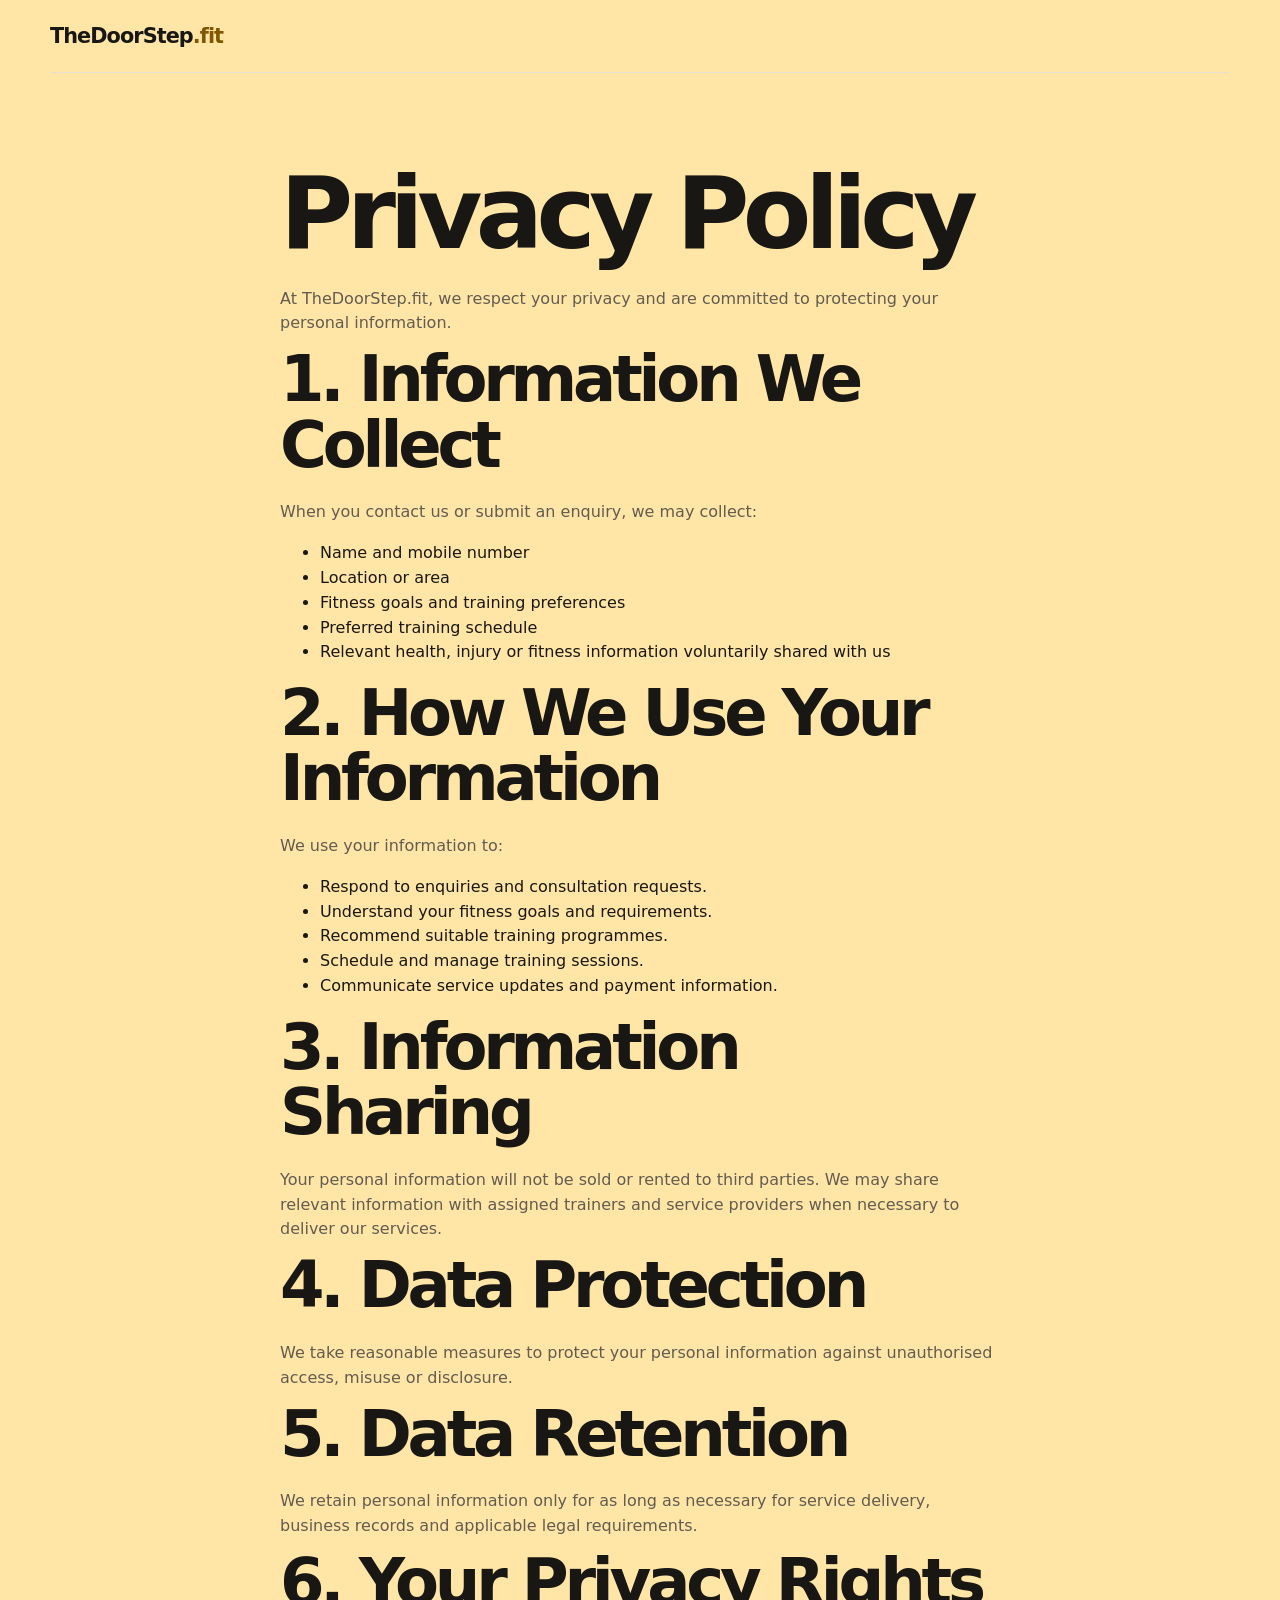
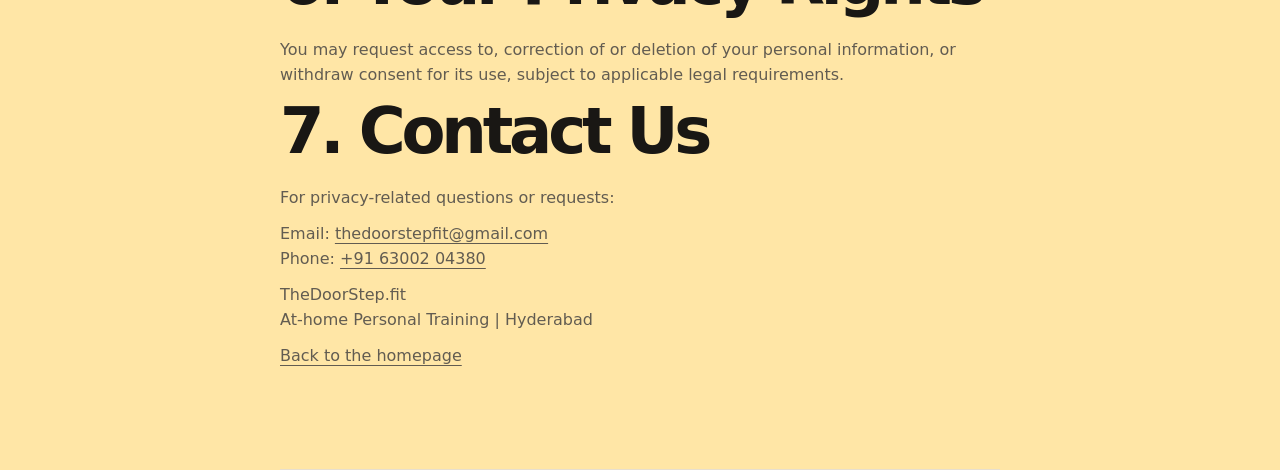
<file: privacy/index.html>
<!doctype html>
<html lang="en">
<head>
<meta charset="utf-8">
<meta name="viewport" content="width=device-width,initial-scale=1">
<title>Privacy Policy | TheDoorStep.fit</title>
<link rel="stylesheet" href="../style.css">
</head>
<body>
<header class="wrap header"><a class="brand" href="../">TheDoorStep<span class="accent">.fit</span></a></header>
<main class="wrap section legal">
<h1>Privacy Policy</h1>
<p>At TheDoorStep.fit, we respect your privacy and are committed to protecting your personal information.</p>
<h2>1. Information We Collect</h2>
<p>When you contact us or submit an enquiry, we may collect:</p>
<ul>
<li>Name and mobile number</li>
<li>Location or area</li>
<li>Fitness goals and training preferences</li>
<li>Preferred training schedule</li>
<li>Relevant health, injury or fitness information voluntarily shared with us</li>
</ul>
<h2>2. How We Use Your Information</h2>
<p>We use your information to:</p>
<ul>
<li>Respond to enquiries and consultation requests.</li>
<li>Understand your fitness goals and requirements.</li>
<li>Recommend suitable training programmes.</li>
<li>Schedule and manage training sessions.</li>
<li>Communicate service updates and payment information.</li>
</ul>
<h2>3. Information Sharing</h2>
<p>Your personal information will not be sold or rented to third parties. We may share relevant information with assigned trainers and service providers when necessary to deliver our services.</p>
<h2>4. Data Protection</h2>
<p>We take reasonable measures to protect your personal information against unauthorised access, misuse or disclosure.</p>
<h2>5. Data Retention</h2>
<p>We retain personal information only for as long as necessary for service delivery, business records and applicable legal requirements.</p>
<h2>6. Your Privacy Rights</h2>
<p>You may request access to, correction of or deletion of your personal information, or withdraw consent for its use, subject to applicable legal requirements.</p>
<h2>7. Contact Us</h2>
<p>For privacy-related questions or requests:</p>
<p>Email: <a href="mailto:thedoorstepfit@gmail.com">thedoorstepfit@gmail.com</a><br>Phone: <a href="tel:+916300204380">+91 63002 04380</a></p>
<p>TheDoorStep.fit<br>At-home Personal Training | Hyderabad</p>
<p><a href="../">Back to the homepage</a></p>
</main>
</body>
</html>
</file>
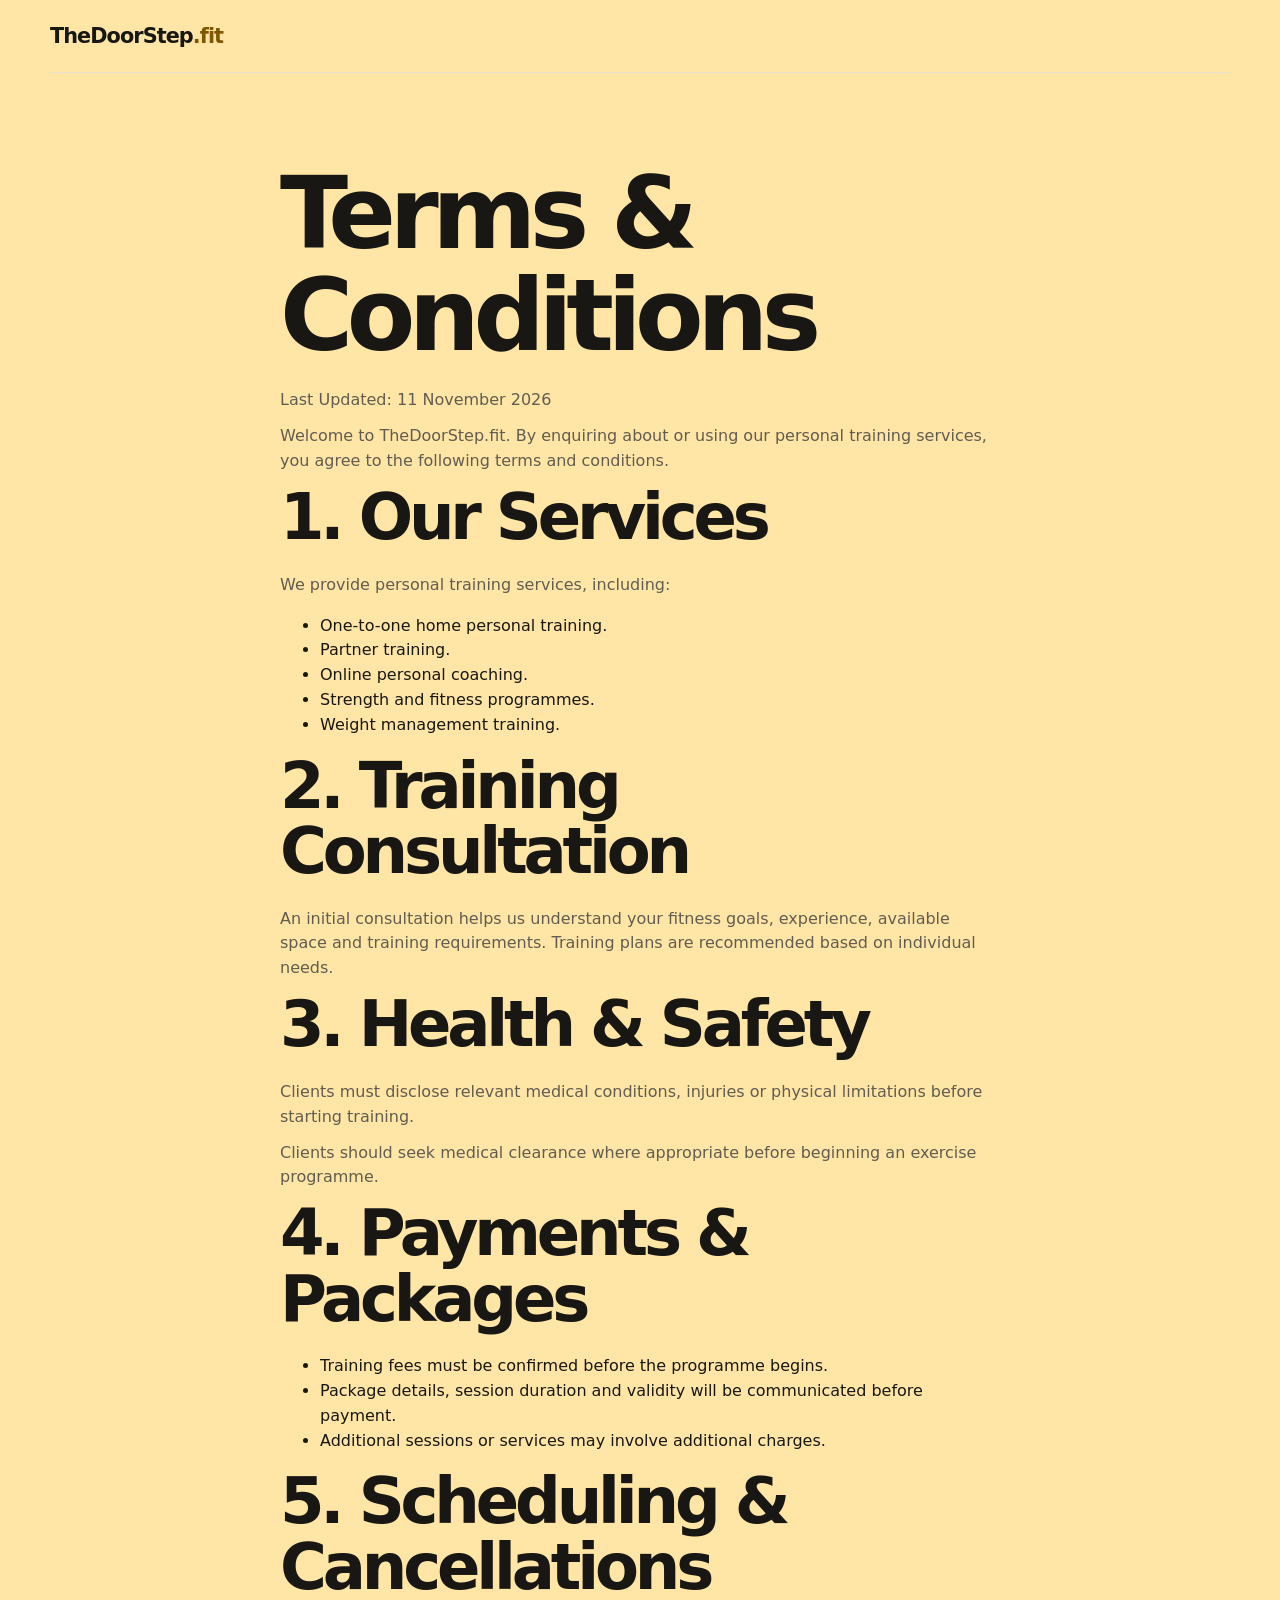
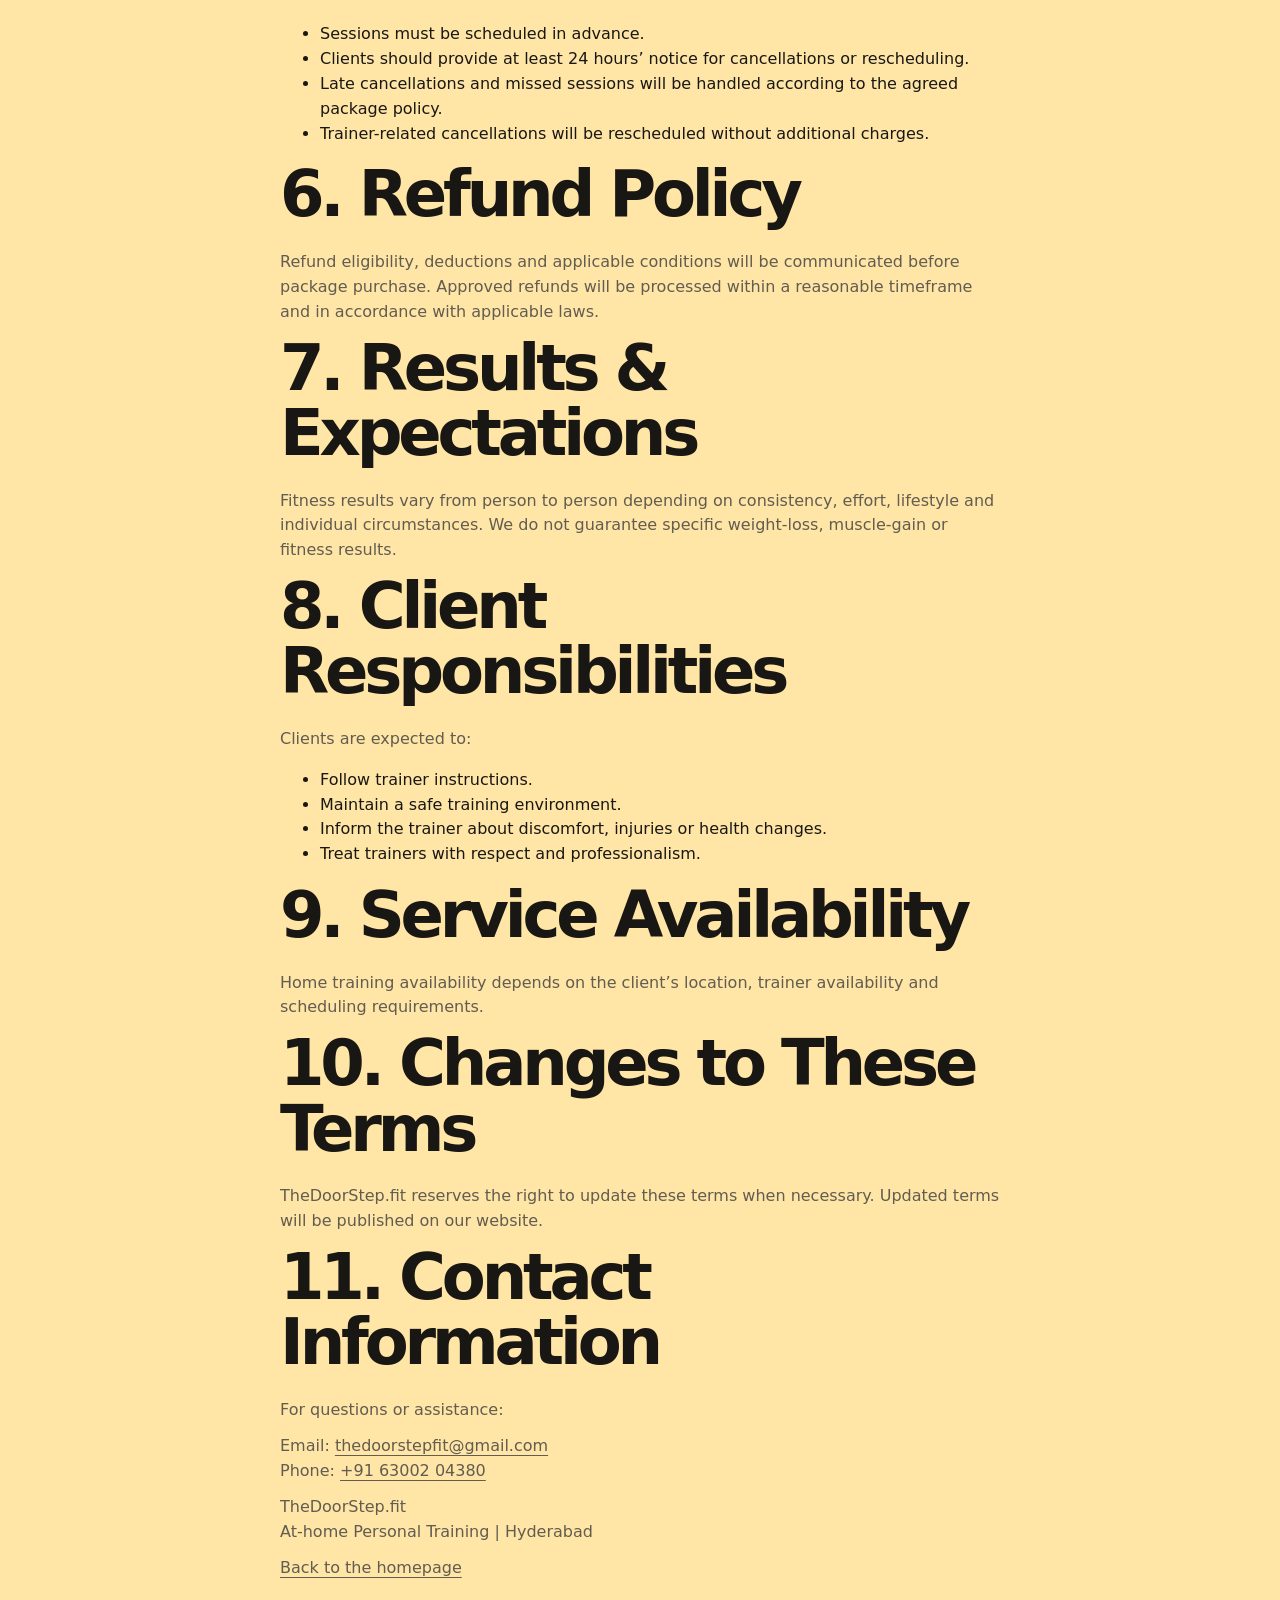
<file: terms/index.html>
<!doctype html>
<html lang="en">
<head>
<meta charset="utf-8">
<meta name="viewport" content="width=device-width,initial-scale=1">
<title>Terms &amp; Conditions | TheDoorStep.fit</title>
<link rel="stylesheet" href="../style.css">
</head>
<body>
<header class="wrap header"><a class="brand" href="../">TheDoorStep<span class="accent">.fit</span></a></header>
<main class="wrap section legal">
<h1>Terms &amp; Conditions</h1>
<p>Last Updated: 11 November 2026</p>
<p>Welcome to TheDoorStep.fit. By enquiring about or using our personal training services, you agree to the following terms and conditions.</p>
<h2>1. Our Services</h2>
<p>We provide personal training services, including:</p>
<ul>
<li>One-to-one home personal training.</li>
<li>Partner training.</li>
<li>Online personal coaching.</li>
<li>Strength and fitness programmes.</li>
<li>Weight management training.</li>
</ul>
<h2>2. Training Consultation</h2>
<p>An initial consultation helps us understand your fitness goals, experience, available space and training requirements. Training plans are recommended based on individual needs.</p>
<h2>3. Health &amp; Safety</h2>
<p>Clients must disclose relevant medical conditions, injuries or physical limitations before starting training.</p>
<p>Clients should seek medical clearance where appropriate before beginning an exercise programme.</p>
<h2>4. Payments &amp; Packages</h2>
<ul>
<li>Training fees must be confirmed before the programme begins.</li>
<li>Package details, session duration and validity will be communicated before payment.</li>
<li>Additional sessions or services may involve additional charges.</li>
</ul>
<h2>5. Scheduling &amp; Cancellations</h2>
<ul>
<li>Sessions must be scheduled in advance.</li>
<li>Clients should provide at least 24 hours’ notice for cancellations or rescheduling.</li>
<li>Late cancellations and missed sessions will be handled according to the agreed package policy.</li>
<li>Trainer-related cancellations will be rescheduled without additional charges.</li>
</ul>
<h2>6. Refund Policy</h2>
<p>Refund eligibility, deductions and applicable conditions will be communicated before package purchase. Approved refunds will be processed within a reasonable timeframe and in accordance with applicable laws.</p>
<h2>7. Results &amp; Expectations</h2>
<p>Fitness results vary from person to person depending on consistency, effort, lifestyle and individual circumstances. We do not guarantee specific weight-loss, muscle-gain or fitness results.</p>
<h2>8. Client Responsibilities</h2>
<p>Clients are expected to:</p>
<ul>
<li>Follow trainer instructions.</li>
<li>Maintain a safe training environment.</li>
<li>Inform the trainer about discomfort, injuries or health changes.</li>
<li>Treat trainers with respect and professionalism.</li>
</ul>
<h2>9. Service Availability</h2>
<p>Home training availability depends on the client’s location, trainer availability and scheduling requirements.</p>
<h2>10. Changes to These Terms</h2>
<p>TheDoorStep.fit reserves the right to update these terms when necessary. Updated terms will be published on our website.</p>
<h2>11. Contact Information</h2>
<p>For questions or assistance:</p>
<p>Email: <a href="mailto:thedoorstepfit@gmail.com">thedoorstepfit@gmail.com</a><br>Phone: <a href="tel:+916300204380">+91 63002 04380</a></p>
<p>TheDoorStep.fit<br>At-home Personal Training | Hyderabad</p>
<p><a href="../">Back to the homepage</a></p>
</main>
</body>
</html>
</file>
<file: style.css>
:root{color-scheme:light;--bg:#ffe6a6;--panel:#fff;--line:#e7dfcf;--ink:#191714;--muted:#625c51;--accent:#805600}
*{box-sizing:border-box}
body{margin:0;background:var(--bg);color:var(--ink);font:16px/1.55 system-ui,sans-serif}
a{color:inherit;text-underline-offset:4px}
a:hover,.accent{color:var(--accent)}
:focus-visible{outline:2px solid var(--accent);outline-offset:4px}
.wrap{width:min(1180px,calc(100% - 48px));margin-inline:auto}
.header,.footer,.actions,nav{display:flex;align-items:center;gap:24px}
.header,.footer{justify-content:space-between;padding-block:20px}
.header{border-bottom:1px solid var(--line)}
nav a,.brand,.button{text-decoration:none}
.brand{font-weight:850;letter-spacing:-.045em;font-size:1.3rem;white-space:nowrap}
.mark{display:inline-grid;place-items:center;background:#ffc72c;color:var(--ink);width:1.55em;height:1.55em;border-radius:7px;margin-right:4px}
.button{display:inline-block;background:#ffc72c;color:var(--ink);border:0;border-radius:6px;padding:13px 18px;font:inherit;font-weight:780;cursor:pointer}
.button:hover{color:var(--ink);background:#ffe08a}
.small{padding:8px 12px}
.hero,.trainer,.booking{display:grid;grid-template-columns:1fr 1fr;gap:clamp(24px,5vw,75px);align-items:center}
.hero{padding-block:clamp(42px,8vw,108px)}
h1,h2,h3,p{margin:0 0 .7em}
h1,h2{line-height:1.02;letter-spacing:-.065em}
h1{font-size:clamp(3.1rem,7.8vw,7.4rem);margin-bottom:.22em}
h2{font-size:clamp(2.3rem,5vw,4.7rem);margin-bottom:.35em}
h3{line-height:1.15;margin-top:10px;font-size:1.25rem}
em{color:var(--accent);font-style:normal}
p{color:var(--muted)}
.intro{font-size:1.2rem;max-width:43ch;margin-bottom:1.5em}
.eyebrow,.index,.hero-art span,.ribbon{font:700 .78rem/1.4 ui-monospace,monospace;letter-spacing:.12em}
.eyebrow,.index{color:var(--accent)}
.eyebrow{margin-bottom:20px}
.hero-art{display:grid;place-items:center;position:relative;overflow:hidden;background:radial-gradient(ellipse at 50% 45%,#4c3b1a,#1c1913 66%);border:1px solid var(--line);border-radius:12px;color:var(--accent)}
.hero-art svg{width:100%;max-height:470px}
.hero-art span{position:absolute;bottom:14px;left:16px}
.ribbon{border-block:1px solid var(--line);padding:16px 0}
.ribbon .wrap{display:flex;justify-content:space-between;gap:12px;flex-wrap:wrap}
.ribbon span,.steps span{color:var(--accent)}
.section{padding-block:clamp(44px,7vw,90px);border-bottom:1px solid var(--line)}
.grid{display:grid;gap:12px;padding:0;margin:25px 0 0;list-style:none}
.four{grid-template-columns:repeat(4,minmax(0,1fr))}
.grid>*{padding:20px;background:var(--panel);border:1px solid var(--line);border-radius:8px}
.steps span{font:700 1.7rem ui-monospace,monospace}
.booking form{background:var(--panel);padding:clamp(16px,4vw,36px);border:1px solid var(--line);border-radius:8px}
label{display:block;margin-bottom:12px}
input,select{display:block;width:100%;background:var(--bg);color:var(--ink);border:1px solid #e5dbc8;border-radius:5px;padding:9px;font:inherit}
#status:empty{display:none}
#status{margin-top:12px}
.footer div{display:flex;flex-wrap:wrap;gap:16px}
.skip{position:absolute;left:12px;top:12px;transform:translateY(-200%);background:var(--bg);padding:8px}
.skip:focus{transform:none}
.legal{max-width:720px}
@media(max-width:850px){.header{flex-wrap:wrap;gap:12px}.header nav{order:3;width:100%;flex-wrap:wrap;gap:8px 18px}.four{grid-template-columns:repeat(2,minmax(0,1fr))}}
@media(max-width:620px){.wrap{width:calc(100% - 32px)}.hero,.trainer,.booking{grid-template-columns:1fr}.actions,.footer{flex-wrap:wrap;gap:12px}.ribbon span{display:none}.grid>*{padding:14px}}
@media(max-width:370px){.four{grid-template-columns:1fr}}
</file>
